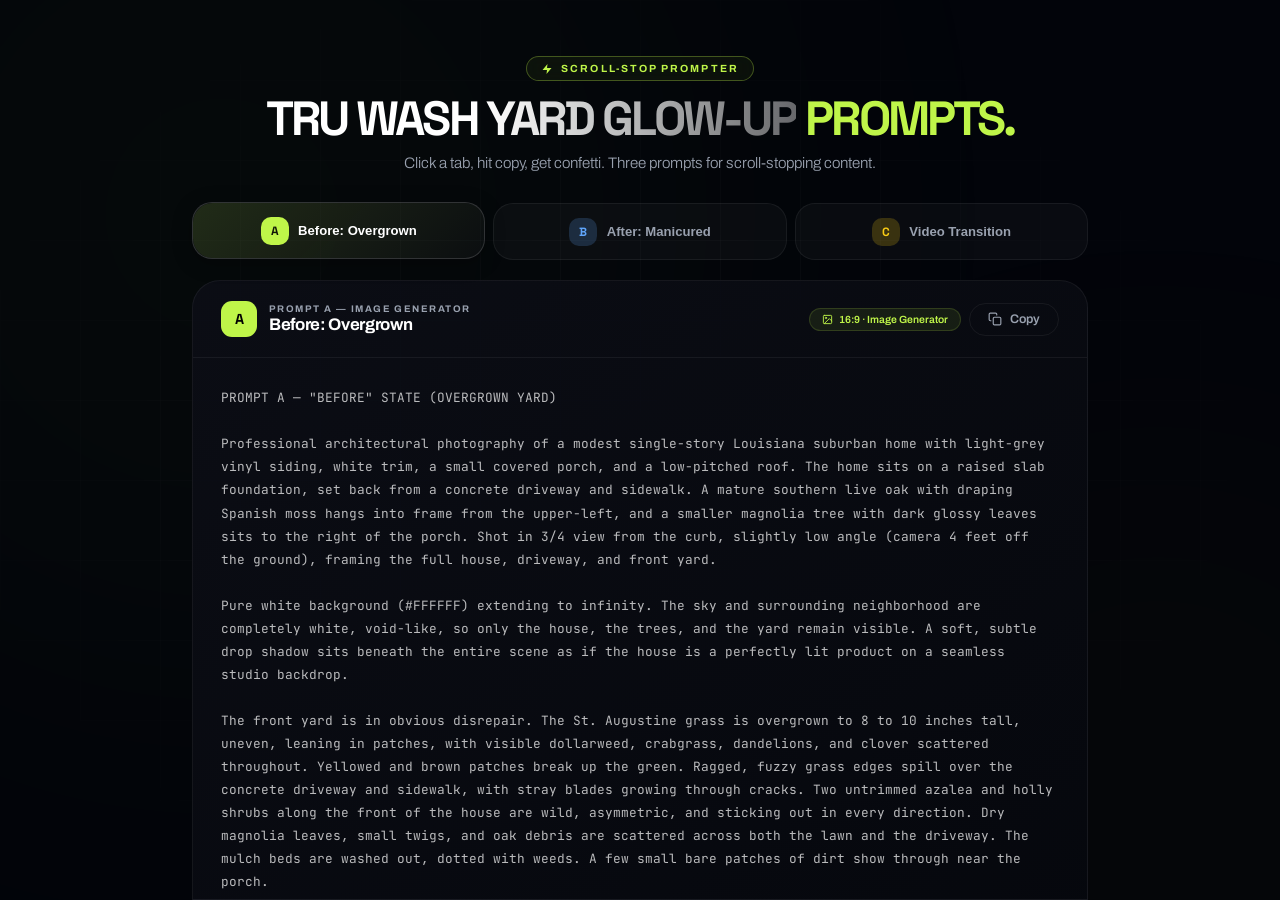
<file: prompts.html>
<!DOCTYPE html>
<html lang="en">
<head>
  <meta charset="UTF-8">
  <meta name="viewport" content="width=device-width, initial-scale=1.0">
  <title>Scroll-Stop Prompts &mdash; Tru Wash Yard Glow-Up</title>
  <link rel="preconnect" href="https://fonts.googleapis.com">
  <link rel="preconnect" href="https://fonts.gstatic.com" crossorigin>
  <link href="https://fonts.googleapis.com/css2?family=Archivo:wght@300;400;500;600;700;800;900&family=Space+Grotesk:wght@300;400;500;600;700&family=JetBrains+Mono:wght@400;500&display=swap" rel="stylesheet">
  <style>
    :root {
      --font-body: 'Archivo', sans-serif;
      --font-display: 'Space Grotesk', sans-serif;
      --font-mono: 'JetBrains Mono', monospace;
      --lime: #BFF549;
      --bg: #02040a;
      --card-bg: rgba(255, 255, 255, 0.03);
      --card-border: rgba(255, 255, 255, 0.06);
      --text-secondary: #99A1AF;
    }

    *, *::before, *::after { margin: 0; padding: 0; box-sizing: border-box; }
    ::selection { background-color: var(--lime); color: #000; }

    ::-webkit-scrollbar { width: 8px; }
    ::-webkit-scrollbar-track { background: rgba(0,0,0,0.2); border-radius: 4px; }
    ::-webkit-scrollbar-thumb { background: rgba(255,255,255,0.1); border-radius: 4px; }
    ::-webkit-scrollbar-thumb:hover { background: var(--lime); }

    body {
      font-family: var(--font-body);
      background: var(--bg);
      color: #fff;
      -webkit-font-smoothing: antialiased;
      -moz-osx-font-smoothing: grayscale;
      overflow: hidden;
      height: 100vh;
      display: flex;
      flex-direction: column;
    }

    h1, h2, h3, h4, h5, h6 { font-family: var(--font-display); }

    .bg-grid {
      position: fixed;
      inset: 0;
      background: linear-gradient(rgba(255,255,255,0.02) 1px, transparent 1px),
                  linear-gradient(90deg, rgba(255,255,255,0.02) 1px, transparent 1px);
      background-size: 80px 80px;
      mask-image: radial-gradient(ellipse at center, black 30%, transparent 80%);
      -webkit-mask-image: radial-gradient(ellipse at center, black 30%, transparent 80%);
      pointer-events: none;
      z-index: 0;
    }

    .bg-orb-1 {
      position: fixed; top: -15%; left: -10%; width: 700px; height: 700px;
      background: var(--lime); border-radius: 50%; filter: blur(280px);
      opacity: 0.06; pointer-events: none; z-index: 0;
      animation: orbFloat 20s ease-in-out infinite;
    }

    .bg-orb-2 {
      position: fixed; bottom: -15%; right: -10%; width: 500px; height: 500px;
      background: #FACC15; border-radius: 50%; filter: blur(220px);
      opacity: 0.05; pointer-events: none; z-index: 0;
      animation: orbFloat 25s ease-in-out infinite reverse;
    }

    @keyframes orbFloat {
      0%, 100% { transform: translate(0, 0); }
      50% { transform: translate(40px, 25px); }
    }

    .confetti-canvas { position: fixed; inset: 0; pointer-events: none; z-index: 9999; }

    .app {
      position: relative; z-index: 1; display: flex; flex-direction: column;
      height: 100vh; max-width: 960px; margin: 0 auto; padding: 2rem 2rem 0; width: 100%;
    }

    .header { text-align: center; padding: 1.5rem 0 1.75rem; flex-shrink: 0; }

    .header-badge {
      display: inline-flex; align-items: center; gap: 0.5rem;
      padding: 0.35rem 0.9rem; margin-bottom: 1rem; border-radius: 980px;
      border: 1px solid rgba(191, 245, 73, 0.3); background: rgba(191, 245, 73, 0.05);
      color: var(--lime); font-size: 0.65rem; font-weight: 700;
      text-transform: uppercase; letter-spacing: 0.2em; backdrop-filter: blur(10px);
    }
    .header-badge svg { width: 12px; height: 12px; }

    .header h1 {
      font-size: clamp(1.8rem, 5vw, 3rem); font-weight: 900;
      letter-spacing: -0.06em; line-height: 0.9; margin-bottom: 0.75rem;
    }
    .header h1 .lime { color: var(--lime); }
    .header h1 .faded {
      background: linear-gradient(to right, #fff, rgba(255,255,255,0.4));
      -webkit-background-clip: text; -webkit-text-fill-color: transparent; background-clip: text;
    }

    .header p {
      font-size: 0.95rem; color: var(--text-secondary); max-width: 500px;
      margin: 0 auto; line-height: 1.5; font-weight: 300;
    }

    .tabs-row { display: flex; gap: 0.5rem; flex-shrink: 0; margin-bottom: 1.25rem; }

    .tab {
      flex: 1; display: flex; align-items: center; justify-content: center; gap: 0.6rem;
      padding: 0.85rem 1rem; border-radius: 20px; border: 1px solid var(--card-border);
      background: var(--card-bg); color: var(--text-secondary); font-size: 0.82rem;
      font-weight: 600; cursor: pointer; transition: all 0.35s cubic-bezier(0.16, 1, 0.3, 1);
      position: relative; overflow: hidden;
    }
    .tab::before { content: ''; position: absolute; inset: 0; opacity: 0; transition: opacity 0.35s ease; border-radius: 20px; }
    .tab[data-tab="A"]::before { background: linear-gradient(135deg, rgba(191,245,73,0.12), transparent); }
    .tab[data-tab="B"]::before { background: linear-gradient(135deg, rgba(96,165,250,0.12), transparent); }
    .tab[data-tab="C"]::before { background: linear-gradient(135deg, rgba(250,204,21,0.12), transparent); }
    .tab:hover { border-color: rgba(255,255,255,0.12); color: #fff; transform: translateY(-1px); }
    .tab:hover::before { opacity: 1; }
    .tab.active { border-color: rgba(255,255,255,0.15); color: #fff; transform: translateY(-1px); box-shadow: 0 4px 20px rgba(0,0,0,0.3); }
    .tab.active::before { opacity: 1; }

    .tab .tab-letter {
      display: inline-flex; align-items: center; justify-content: center;
      width: 28px; height: 28px; border-radius: 10px; font-size: 0.75rem;
      font-weight: 900; font-family: var(--font-display); flex-shrink: 0; transition: all 0.35s ease;
    }
    .tab[data-tab="A"] .tab-letter { background: rgba(191,245,73,0.2); color: var(--lime); }
    .tab[data-tab="B"] .tab-letter { background: rgba(96,165,250,0.2); color: #60a5fa; }
    .tab[data-tab="C"] .tab-letter { background: rgba(250,204,21,0.2); color: #FACC15; }
    .tab.active[data-tab="A"] .tab-letter { background: var(--lime); color: #000; }
    .tab.active[data-tab="B"] .tab-letter { background: #60a5fa; color: #000; }
    .tab.active[data-tab="C"] .tab-letter { background: #FACC15; color: #000; }
    .tab .tab-name { position: relative; z-index: 1; }

    .prompt-panel {
      flex: 1; min-height: 0; display: flex; flex-direction: column;
      background: linear-gradient(145deg, rgba(12,14,22,0.92), rgba(6,8,14,0.95));
      border: 1px solid var(--card-border); border-radius: 28px 28px 0 0; overflow: hidden;
    }

    .panel-header {
      display: flex; align-items: center; justify-content: space-between;
      padding: 1.25rem 1.75rem; border-bottom: 1px solid var(--card-border); flex-shrink: 0;
    }
    .panel-header-left { display: flex; align-items: center; gap: 0.75rem; }

    .panel-icon {
      width: 36px; height: 36px; border-radius: 11px; display: flex;
      align-items: center; justify-content: center; font-size: 0.9rem;
      font-weight: 900; font-family: var(--font-display); flex-shrink: 0; transition: all 0.35s ease;
    }
    .panel-icon.a { background: var(--lime); color: #000; }
    .panel-icon.b { background: #60a5fa; color: #000; }
    .panel-icon.c { background: #FACC15; color: #000; }

    .panel-meta .panel-label { font-size: 0.6rem; text-transform: uppercase; letter-spacing: 0.15em; color: var(--text-secondary); font-weight: 700; }
    .panel-meta .panel-title { font-size: 1.05rem; font-weight: 700; letter-spacing: -0.02em; margin-top: 1px; }
    .panel-header-right { display: flex; align-items: center; gap: 0.5rem; }

    .instruction-tag {
      display: inline-flex; align-items: center; gap: 0.35rem;
      padding: 0.3rem 0.75rem; border-radius: 980px; font-size: 0.65rem; font-weight: 600; white-space: nowrap;
    }
    .instruction-tag.img { background: rgba(191,245,73,0.08); color: var(--lime); border: 1px solid rgba(191,245,73,0.15); }
    .instruction-tag.vid { background: rgba(250,204,21,0.08); color: #FACC15; border: 1px solid rgba(250,204,21,0.15); }
    .instruction-tag svg { width: 11px; height: 11px; }

    .copy-btn {
      display: inline-flex; align-items: center; gap: 0.45rem; padding: 0.55rem 1.15rem;
      border-radius: 980px; border: 1px solid var(--card-border); background: transparent;
      color: var(--text-secondary); font-size: 0.78rem; font-weight: 600; cursor: pointer;
      transition: all 0.25s ease; font-family: var(--font-body);
    }
    .copy-btn:hover { background: var(--lime); color: #000; border-color: var(--lime); transform: scale(1.03); }
    .copy-btn.copied { background: var(--lime); color: #000; border-color: var(--lime); }
    .copy-btn svg { width: 14px; height: 14px; }

    .panel-body { flex: 1; min-height: 0; position: relative; }
    .prompt-content { display: none; position: absolute; inset: 0; opacity: 0; transform: translateY(8px); transition: opacity 0.3s ease, transform 0.3s ease; }
    .prompt-content.active { display: block; opacity: 1; transform: translateY(0); }

    .prompt-text {
      font-family: var(--font-mono); font-size: 0.8rem; line-height: 1.8;
      color: rgba(255,255,255,0.72); white-space: pre-wrap; word-break: break-word;
      padding: 1.75rem; height: 100%; overflow-y: auto; -webkit-overflow-scrolling: touch;
    }
    .prompt-text::-webkit-scrollbar { width: 6px; }
    .prompt-text::-webkit-scrollbar-track { background: transparent; }
    .prompt-text::-webkit-scrollbar-thumb { background: rgba(255,255,255,0.08); border-radius: 3px; }

    @media (max-width: 640px) {
      .app { padding: 1.25rem 1rem 0; }
      .header { padding: 1rem 0 1.25rem; }
      .header h1 { font-size: clamp(1.5rem, 8vw, 2.2rem); }
      .header p { font-size: 0.85rem; }
      .tab { padding: 0.7rem 0.5rem; font-size: 0.72rem; border-radius: 16px; }
      .tab .tab-name { display: none; }
      .tab .tab-letter { width: 32px; height: 32px; font-size: 0.85rem; }
      .tab .tab-subtitle { display: block; font-size: 0.65rem; color: var(--text-secondary); margin-top: 2px; }
      .panel-header { flex-direction: column; align-items: flex-start; gap: 0.75rem; padding: 1rem 1.25rem; }
      .panel-header-right { width: 100%; justify-content: space-between; }
      .prompt-text { padding: 1.25rem; font-size: 0.73rem; line-height: 1.7; }
      .prompt-panel { border-radius: 22px 22px 0 0; }
      .instruction-tag { font-size: 0.6rem; }
    }
    @media (min-width: 641px) { .tab .tab-subtitle { display: none; } }
  </style>
</head>
<body>
  <div class="bg-grid"></div>
  <div class="bg-orb-1"></div>
  <div class="bg-orb-2"></div>
  <canvas class="confetti-canvas" id="confettiCanvas"></canvas>

  <div class="app">
    <header class="header">
      <div class="header-badge">
        <svg viewBox="0 0 24 24" fill="currentColor"><polygon points="13 2 3 14 12 14 11 22 21 10 12 10 13 2"/></svg>
        Scroll-Stop Prompter
      </div>
      <h1>TRU WASH <span class="faded">YARD GLOW-UP</span> <span class="lime">PROMPTS.</span></h1>
      <p>Click a tab, hit copy, get confetti. Three prompts for scroll-stopping content.</p>
    </header>

    <div class="tabs-row">
      <button class="tab active" data-tab="A" onclick="switchTab('A')">
        <span class="tab-letter">A</span>
        <span class="tab-name">Before: Overgrown</span>
        <span class="tab-subtitle">Before</span>
      </button>
      <button class="tab" data-tab="B" onclick="switchTab('B')">
        <span class="tab-letter">B</span>
        <span class="tab-name">After: Manicured</span>
        <span class="tab-subtitle">After</span>
      </button>
      <button class="tab" data-tab="C" onclick="switchTab('C')">
        <span class="tab-letter">C</span>
        <span class="tab-name">Video Transition</span>
        <span class="tab-subtitle">Video</span>
      </button>
    </div>

    <div class="prompt-panel">
      <div class="panel-header">
        <div class="panel-header-left">
          <div class="panel-icon a" id="panelIcon">A</div>
          <div class="panel-meta">
            <div class="panel-label" id="panelLabel">Prompt A &mdash; Image Generator</div>
            <div class="panel-title" id="panelTitle">Before: Overgrown</div>
          </div>
        </div>
        <div class="panel-header-right">
          <div class="instruction-tag img" id="panelTag">
            <svg viewBox="0 0 24 24" fill="none" stroke="currentColor" stroke-width="2" stroke-linecap="round" stroke-linejoin="round"><rect x="3" y="3" width="18" height="18" rx="2"/><circle cx="8.5" cy="8.5" r="1.5"/><path d="M21 15l-5-5L5 21"/></svg>
            <span id="panelTagText">16:9 &middot; Image Generator</span>
          </div>
          <button class="copy-btn" id="copyBtn" onclick="copyCurrentPrompt()">
            <svg viewBox="0 0 24 24" fill="none" stroke="currentColor" stroke-width="2" stroke-linecap="round" stroke-linejoin="round"><rect x="9" y="9" width="13" height="13" rx="2"/><path d="M5 15H4a2 2 0 01-2-2V4a2 2 0 012-2h9a2 2 0 012 2v1"/></svg>
            Copy
          </button>
        </div>
      </div>

      <div class="panel-body">
        <div class="prompt-content active" id="contentA">
          <div class="prompt-text">PROMPT A &mdash; "BEFORE" STATE (OVERGROWN YARD)

Professional architectural photography of a modest single-story Louisiana suburban home with light-grey vinyl siding, white trim, a small covered porch, and a low-pitched roof. The home sits on a raised slab foundation, set back from a concrete driveway and sidewalk. A mature southern live oak with draping Spanish moss hangs into frame from the upper-left, and a smaller magnolia tree with dark glossy leaves sits to the right of the porch. Shot in 3/4 view from the curb, slightly low angle (camera 4 feet off the ground), framing the full house, driveway, and front yard.

Pure white background (#FFFFFF) extending to infinity. The sky and surrounding neighborhood are completely white, void-like, so only the house, the trees, and the yard remain visible. A soft, subtle drop shadow sits beneath the entire scene as if the house is a perfectly lit product on a seamless studio backdrop.

The front yard is in obvious disrepair. The St. Augustine grass is overgrown to 8 to 10 inches tall, uneven, leaning in patches, with visible dollarweed, crabgrass, dandelions, and clover scattered throughout. Yellowed and brown patches break up the green. Ragged, fuzzy grass edges spill over the concrete driveway and sidewalk, with stray blades growing through cracks. Two untrimmed azalea and holly shrubs along the front of the house are wild, asymmetric, and sticking out in every direction. Dry magnolia leaves, small twigs, and oak debris are scattered across both the lawn and the driveway. The mulch beds are washed out, dotted with weeds. A few small bare patches of dirt show through near the porch.

The overall mood is humid late-morning, neglected, dull. The greens are muted and yellow-tinted, the shadows are flat. The home itself is clean and well-kept, but the yard makes the entire property feel tired.

Photorealistic rendering. 16:9 aspect ratio. Dramatic but clean composition, the property is the only thing in frame. Pure white #FFFFFF background, no gradient, no vignette.

Shot on Phase One IQ4 150MP, 50mm tilt-shift lens at f/8 for full-scene sharpness, studio strobe lighting with large overhead softbox and white bounce cards on both sides. Ultra-sharp detail across grass blades, leaf litter, vinyl siding, and concrete texture. 8K quality downsampled to 4K.</div>
        </div>
        <div class="prompt-content" id="contentB">
          <div class="prompt-text">PROMPT B &mdash; "AFTER" STATE (MANICURED YARD)

Professional architectural photography of the SAME modest single-story Louisiana suburban home from Prompt A. Same light-grey vinyl siding, same white trim, same small covered porch, same raised slab foundation, same concrete driveway and sidewalk. Same southern live oak with Spanish moss in the upper-left of frame. Same magnolia to the right of the porch. SAME camera angle: 3/4 view from the curb, slightly low (camera 4 feet off the ground), identical framing of the full house, driveway, and front yard.

Pure white background (#FFFFFF) extending to infinity. The sky and surroundings are completely white void. A soft subtle drop shadow sits beneath the entire scene, matching Prompt A exactly.

The yard is now perfectly manicured, hero-shot quality, scroll-stopping curb appeal. The St. Augustine grass is cut to a uniform 3-inch height, dense, lush, and a vibrant saturated spring green (#5BAE3E) that pops as the visual hero of the image. Crisp diagonal mow stripes run across the lawn, alternating light and dark green in clean parallel bands, the unmistakable signature of a fresh professional cut. Zero weeds, zero brown spots, zero patches.

Razor-sharp string-trimmer edge lines run along every concrete boundary: the driveway, the sidewalk, and the curb. The transition from grass to concrete is so clean it looks scored with a knife. The two front-of-house shrubs (azalea and holly) are now shaped into clean symmetric rounded forms, dense and tidy. Fresh dark hardwood mulch fills the beds at the base of each shrub, no weeds, neatly bordered. The driveway and sidewalk are completely swept, no leaves, no twigs, no debris. The porch area is tidy.

The overall mood is bright, fresh, just-finished. The greens are saturated and lively. The lighting is identical to Prompt A. Only the yard's condition has changed.

Photorealistic rendering. 16:9 aspect ratio. The dramatic transformation must be unmistakable: same property, same angle, same lighting, completely different yard. This visual continuity is essential for the video transition that follows.

Shot on Phase One IQ4 150MP, 50mm tilt-shift lens at f/8 for full-scene sharpness, studio strobe lighting with large overhead softbox and white bounce cards on both sides, MATCHING the exact lighting direction and intensity from Prompt A. Ultra-sharp detail across mow stripes, edge lines, shrub leaves, and concrete texture. Pure white #FFFFFF background, no gradient, no vignette. 8K quality downsampled to 4K.</div>
        </div>
        <div class="prompt-content" id="contentC">
          <div class="prompt-text">PROMPT C &mdash; VIDEO TRANSITION (Start Frame -&gt; End Frame)

START FRAME: The "before" image from Prompt A. A modest single-story Louisiana suburban home with light-grey vinyl siding on a pure white background, photographed in 3/4 view from the curb. The front yard is overgrown St. Augustine grass at 8 to 10 inches, weeds scattered throughout, ragged edges spilling over the driveway and sidewalk, two wild untrimmed shrubs along the porch, dry leaves and twigs littering the lawn and concrete. Muted, dull green palette. Locked tripod composition. The scene holds still and quiet for 0.5 seconds.

END FRAME: The "after" image from Prompt B. The exact same home, exact same camera angle, exact same lighting on the same pure white background. The yard is now perfectly mowed at a uniform 3 inches with crisp diagonal mow stripes, razor-sharp edge lines along every concrete boundary, two clean symmetric shrubs, fresh dark mulch in tidy beds, a completely swept driveway and sidewalk. Vibrant saturated spring green (#5BAE3E) is now the hero color of the frame.

TRANSITION: A smooth, satisfying ASMR-style transformation sweep. After the 0.5s hold on the start frame, an invisible "freshly cut" wavefront begins at the left edge of the yard and progresses cleanly across to the right edge over 3 seconds, like a mower making a single perfect pass across the entire lawn at once. As the wavefront travels:

- Tall overgrown grass instantly drops to a uniform 3-inch height in its wake, revealing crisp diagonal mow stripes that paint themselves into existence behind the wave.
- Weeds, dollarweed, and crabgrass dissolve and vanish.
- The dull yellow-green tint shifts to a vibrant saturated spring green.
- Ragged grass spilling onto the driveway and sidewalk retracts inward, replaced by a knife-clean string-trimmer edge.
- Leaf litter and twigs on the concrete fade out and disappear, leaving the driveway swept clean.
- As the wave reaches the two front shrubs, they morph from wild and asymmetric to clean rounded symmetric forms in one smooth tween.
- Fresh dark mulch fills the beds at the base of the shrubs.

After the wave completes (3 seconds in), the final manicured state holds still for 1.5 seconds so the viewer can soak in the result.

STYLE: Photorealistic. Pure white #FFFFFF background throughout. Camera is completely locked-off (tripod), zero pan, zero zoom, zero parallax. The home itself does not move, only the yard transforms. Identical studio strobe lighting throughout, no flicker. Satisfying, deliberate, slightly slow-mo precision. Think Apple product reveal meets professional landscaping reveal video.

DURATION: 5 to 6 seconds total (0.5s hold + 3s sweep + 1.5s final hold).
ASPECT RATIO: 16:9.
QUALITY: High fidelity, 24fps or higher, no artifacts, no morphing weirdness on the house.

VARIATIONS TO GENERATE:
1. Reverse version: start manicured, sweep back to overgrown (equally compelling for a "without us" story).
2. Loop version: forward then reverse, seamless 10-12 second loop for the website hero.
3. Slow-mo cinematic version: same animation at 10 seconds total for a more cinematic feel.</div>
        </div>
      </div>
    </div>
  </div>

  <script>
    const confettiCanvas = document.getElementById('confettiCanvas');
    const confettiCtx = confettiCanvas.getContext('2d');
    let confettiPieces = [];
    let confettiAnimating = false;

    function resizeConfetti() { confettiCanvas.width = window.innerWidth; confettiCanvas.height = window.innerHeight; }
    resizeConfetti();
    window.addEventListener('resize', resizeConfetti);

    const confettiColors = ['#BFF549', '#5BAE3E', '#3FB7E6', '#FACC15', '#60a5fa', '#f472b6', '#a78bfa', '#fff'];

    function launchConfetti() {
      confettiPieces = [];
      for (let i = 0; i < 150; i++) {
        confettiPieces.push({
          x: window.innerWidth / 2 + (Math.random() - 0.5) * 200, y: window.innerHeight / 2,
          vx: (Math.random() - 0.5) * 20, vy: -(Math.random() * 18 + 6),
          w: Math.random() * 10 + 5, h: Math.random() * 6 + 3,
          color: confettiColors[Math.floor(Math.random() * confettiColors.length)],
          rotation: Math.random() * 360, rotationSpeed: (Math.random() - 0.5) * 15,
          gravity: 0.35 + Math.random() * 0.15, opacity: 1,
          decay: 0.008 + Math.random() * 0.008, shape: Math.random() > 0.5 ? 'rect' : 'circle'
        });
      }
      if (!confettiAnimating) { confettiAnimating = true; animateConfetti(); }
    }

    function animateConfetti() {
      confettiCtx.clearRect(0, 0, confettiCanvas.width, confettiCanvas.height);
      let alive = 0;
      for (const p of confettiPieces) {
        if (p.opacity <= 0) continue;
        alive++;
        p.x += p.vx; p.vy += p.gravity; p.y += p.vy; p.vx *= 0.99;
        p.rotation += p.rotationSpeed; p.opacity -= p.decay;
        confettiCtx.save();
        confettiCtx.translate(p.x, p.y);
        confettiCtx.rotate((p.rotation * Math.PI) / 180);
        confettiCtx.globalAlpha = Math.max(0, p.opacity);
        confettiCtx.fillStyle = p.color;
        if (p.shape === 'rect') { confettiCtx.fillRect(-p.w/2, -p.h/2, p.w, p.h); }
        else { confettiCtx.beginPath(); confettiCtx.arc(0, 0, p.w/2, 0, Math.PI*2); confettiCtx.fill(); }
        confettiCtx.restore();
      }
      if (alive > 0) { requestAnimationFrame(animateConfetti); }
      else { confettiAnimating = false; confettiCtx.clearRect(0, 0, confettiCanvas.width, confettiCanvas.height); }
    }

    const tabsData = {
      A: { label: 'Prompt A &mdash; Image Generator', title: 'Before: Overgrown', iconClass: 'a', tagClass: 'img',
        tagIcon: '<svg viewBox="0 0 24 24" fill="none" stroke="currentColor" stroke-width="2" stroke-linecap="round" stroke-linejoin="round"><rect x="3" y="3" width="18" height="18" rx="2"/><circle cx="8.5" cy="8.5" r="1.5"/><path d="M21 15l-5-5L5 21"/></svg>',
        tagText: '16:9 &middot; Image Generator' },
      B: { label: 'Prompt B &mdash; Image Generator', title: 'After: Manicured', iconClass: 'b', tagClass: 'img',
        tagIcon: '<svg viewBox="0 0 24 24" fill="none" stroke="currentColor" stroke-width="2" stroke-linecap="round" stroke-linejoin="round"><rect x="3" y="3" width="18" height="18" rx="2"/><circle cx="8.5" cy="8.5" r="1.5"/><path d="M21 15l-5-5L5 21"/></svg>',
        tagText: '16:9 &middot; Reference Prompt A' },
      C: { label: 'Prompt C &mdash; Video Model', title: 'Video Transition', iconClass: 'c', tagClass: 'vid',
        tagIcon: '<svg viewBox="0 0 24 24" fill="none" stroke="currentColor" stroke-width="2" stroke-linecap="round" stroke-linejoin="round"><polygon points="5 3 19 12 5 21 5 3"/></svg>',
        tagText: 'Start: A &middot; End: B' }
    };

    let currentTab = 'A';

    function switchTab(tab) {
      if (tab === currentTab) return;
      currentTab = tab;
      document.querySelectorAll('.tab').forEach(t => t.classList.remove('active'));
      document.querySelector(`.tab[data-tab="${tab}"]`).classList.add('active');
      const info = tabsData[tab];
      const icon = document.getElementById('panelIcon');
      icon.textContent = tab; icon.className = 'panel-icon ' + info.iconClass;
      document.getElementById('panelLabel').innerHTML = info.label;
      document.getElementById('panelTitle').textContent = info.title;
      const tag = document.getElementById('panelTag');
      tag.className = 'instruction-tag ' + info.tagClass;
      tag.innerHTML = info.tagIcon + ' <span>' + info.tagText + '</span>';
      const btn = document.getElementById('copyBtn');
      btn.classList.remove('copied');
      btn.innerHTML = '<svg viewBox="0 0 24 24" fill="none" stroke="currentColor" stroke-width="2" stroke-linecap="round" stroke-linejoin="round"><rect x="9" y="9" width="13" height="13" rx="2"/><path d="M5 15H4a2 2 0 01-2-2V4a2 2 0 012-2h9a2 2 0 012 2v1"/></svg> Copy';
      document.querySelectorAll('.prompt-content').forEach(c => c.classList.remove('active'));
      requestAnimationFrame(() => { document.getElementById('content' + tab).classList.add('active'); });
    }

    function copyCurrentPrompt() {
      const content = document.querySelector('.prompt-content.active .prompt-text');
      const text = content.textContent;
      const btn = document.getElementById('copyBtn');
      navigator.clipboard.writeText(text).then(() => {
        launchConfetti();
        btn.classList.add('copied');
        btn.innerHTML = '<svg viewBox="0 0 24 24" fill="none" stroke="currentColor" stroke-width="2.5" stroke-linecap="round" stroke-linejoin="round"><polyline points="20 6 9 17 4 12"/></svg> Copied!';
        setTimeout(() => {
          btn.classList.remove('copied');
          btn.innerHTML = '<svg viewBox="0 0 24 24" fill="none" stroke="currentColor" stroke-width="2" stroke-linecap="round" stroke-linejoin="round"><rect x="9" y="9" width="13" height="13" rx="2"/><path d="M5 15H4a2 2 0 01-2-2V4a2 2 0 012-2h9a2 2 0 012 2v1"/></svg> Copy';
        }, 2000);
      });
    }

    document.addEventListener('keydown', (e) => {
      if (e.key === '1') switchTab('A');
      if (e.key === '2') switchTab('B');
      if (e.key === '3') switchTab('C');
      if ((e.metaKey || e.ctrlKey) && e.key === 'c' && !window.getSelection().toString()) { e.preventDefault(); copyCurrentPrompt(); }
    });
  </script>
</body>
</html>
</file>
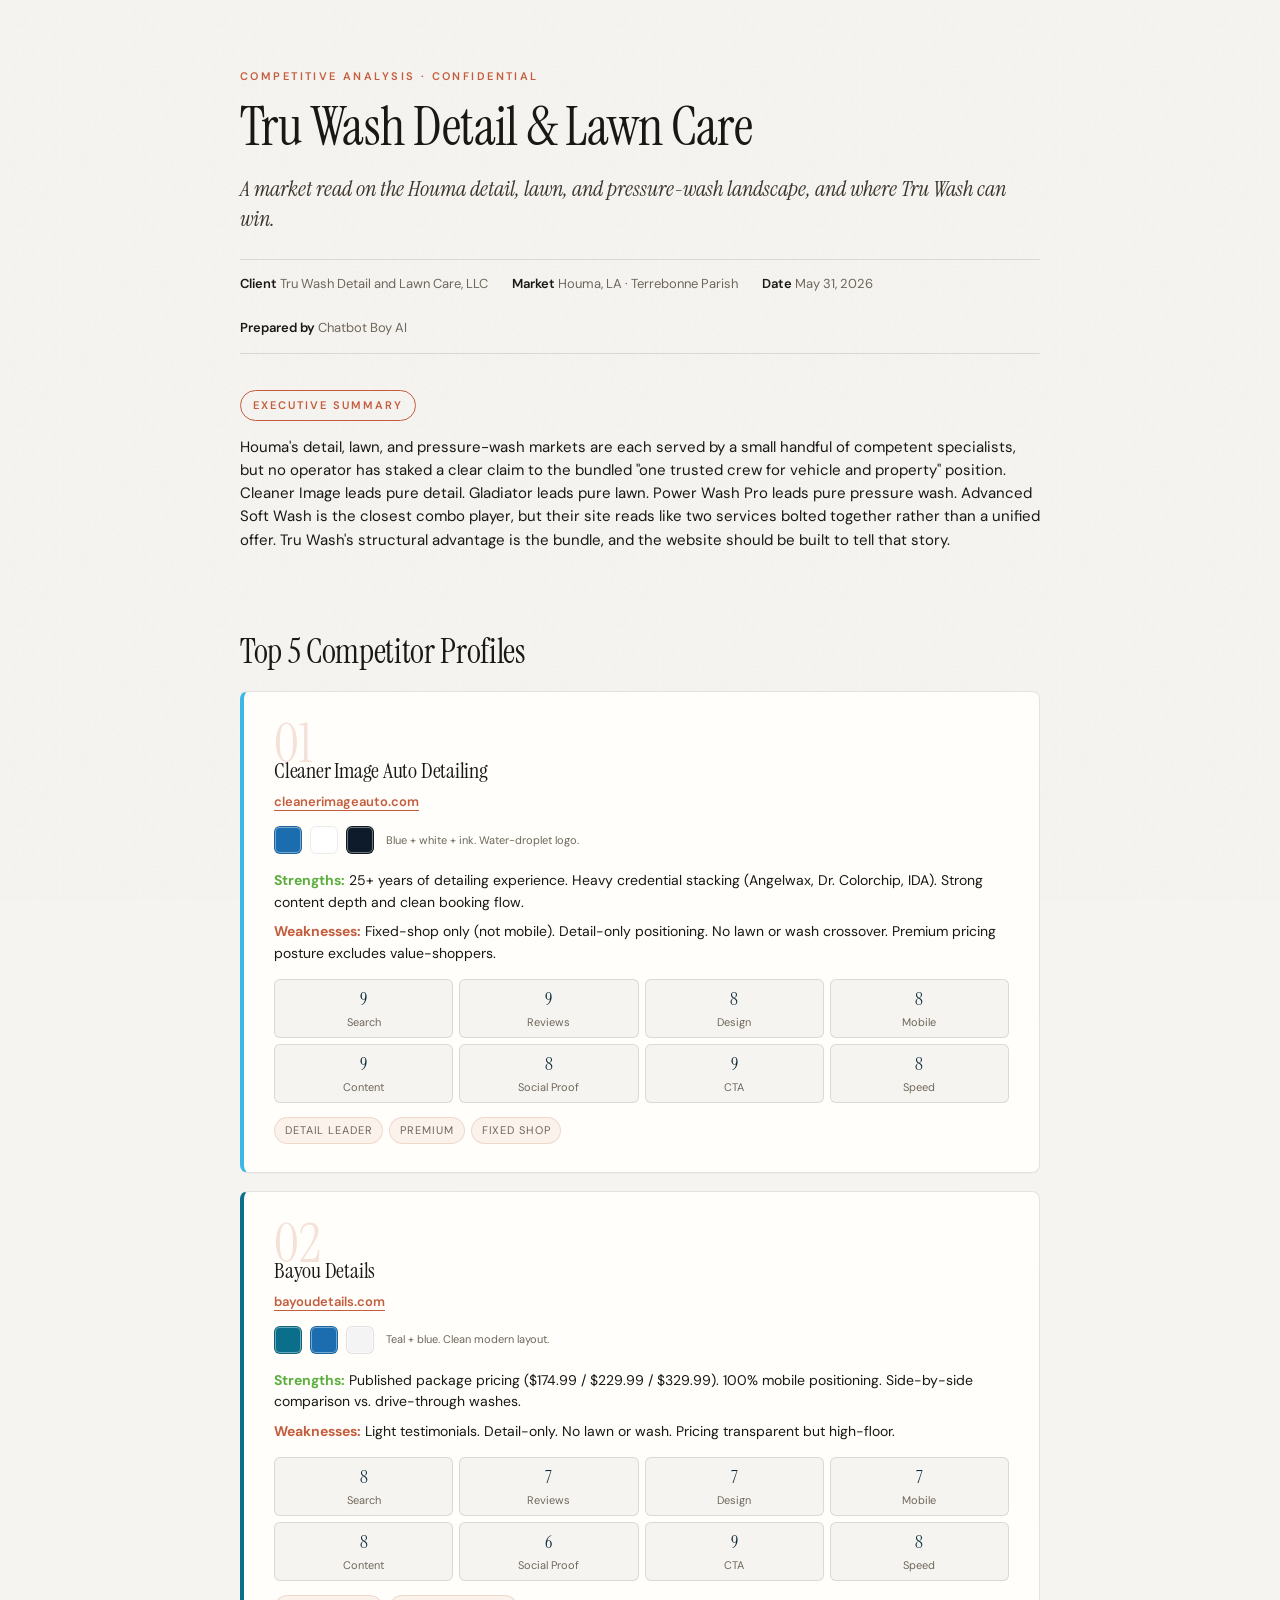
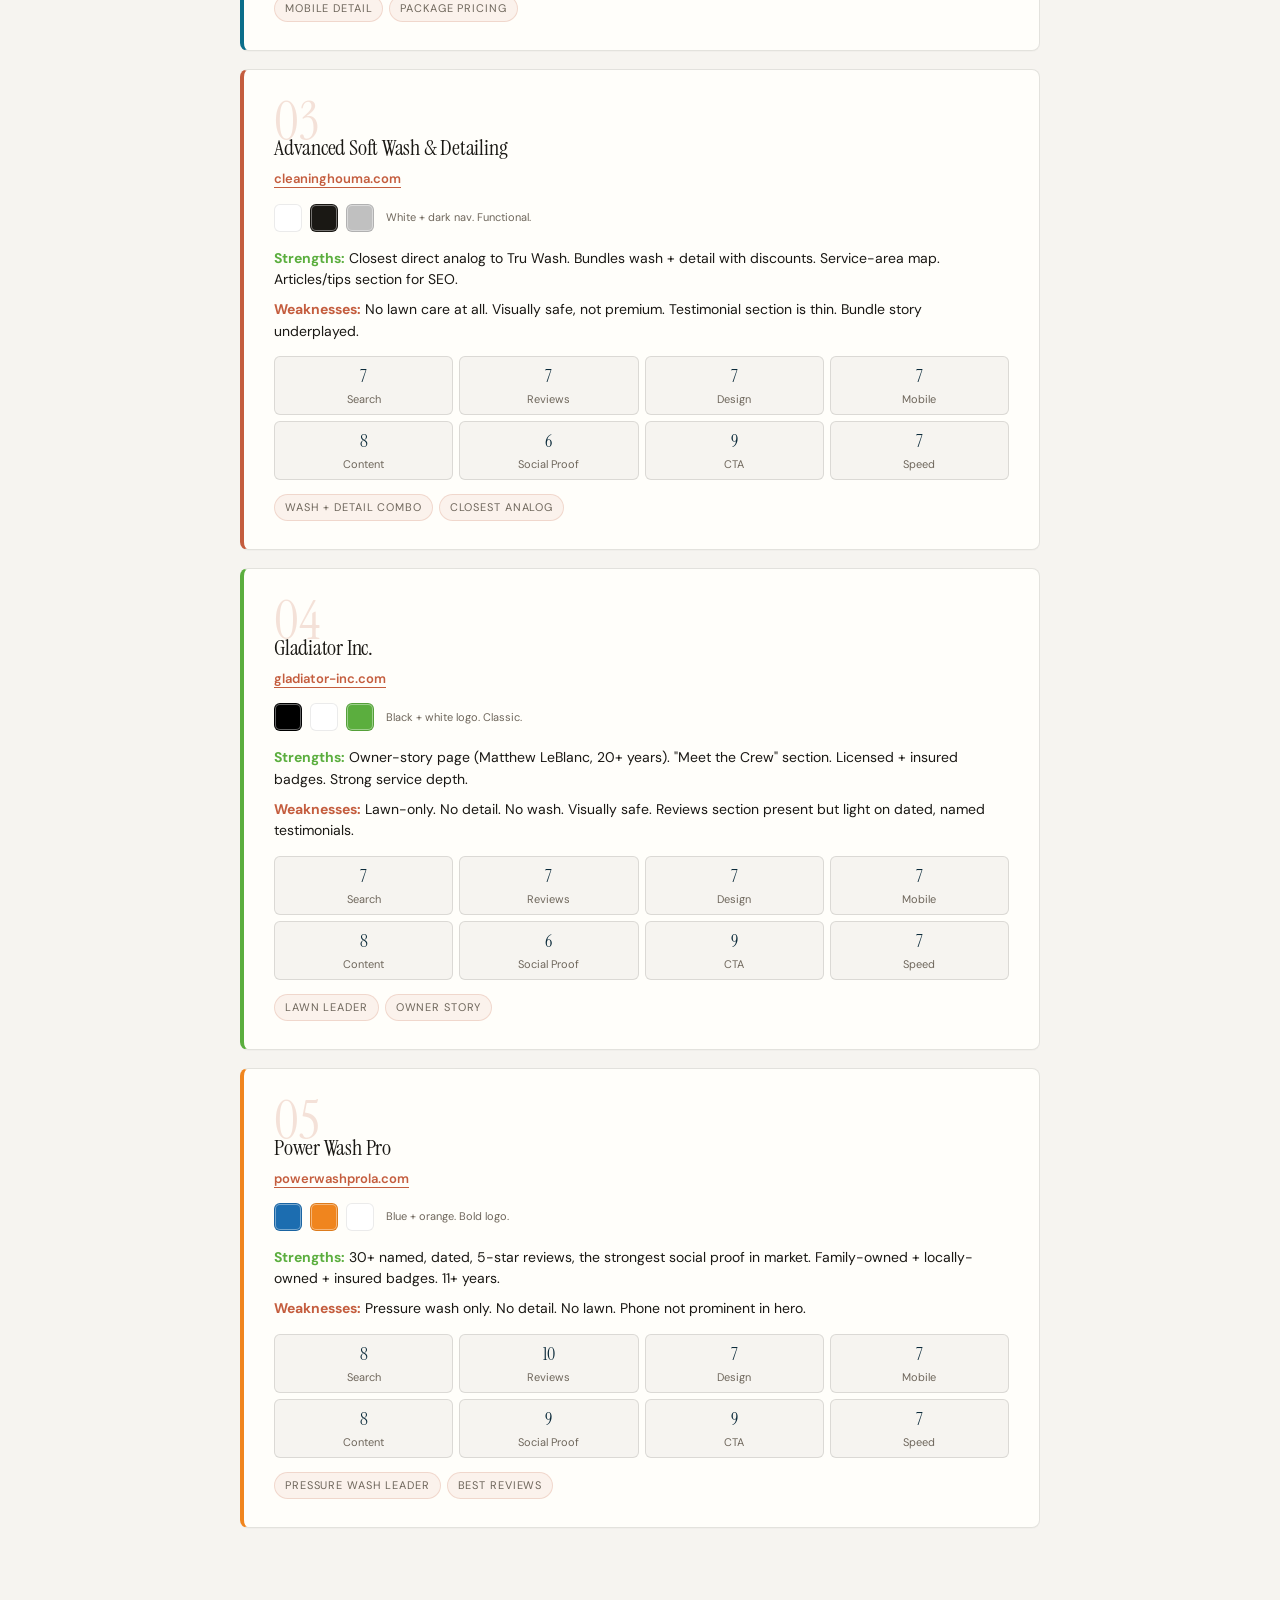
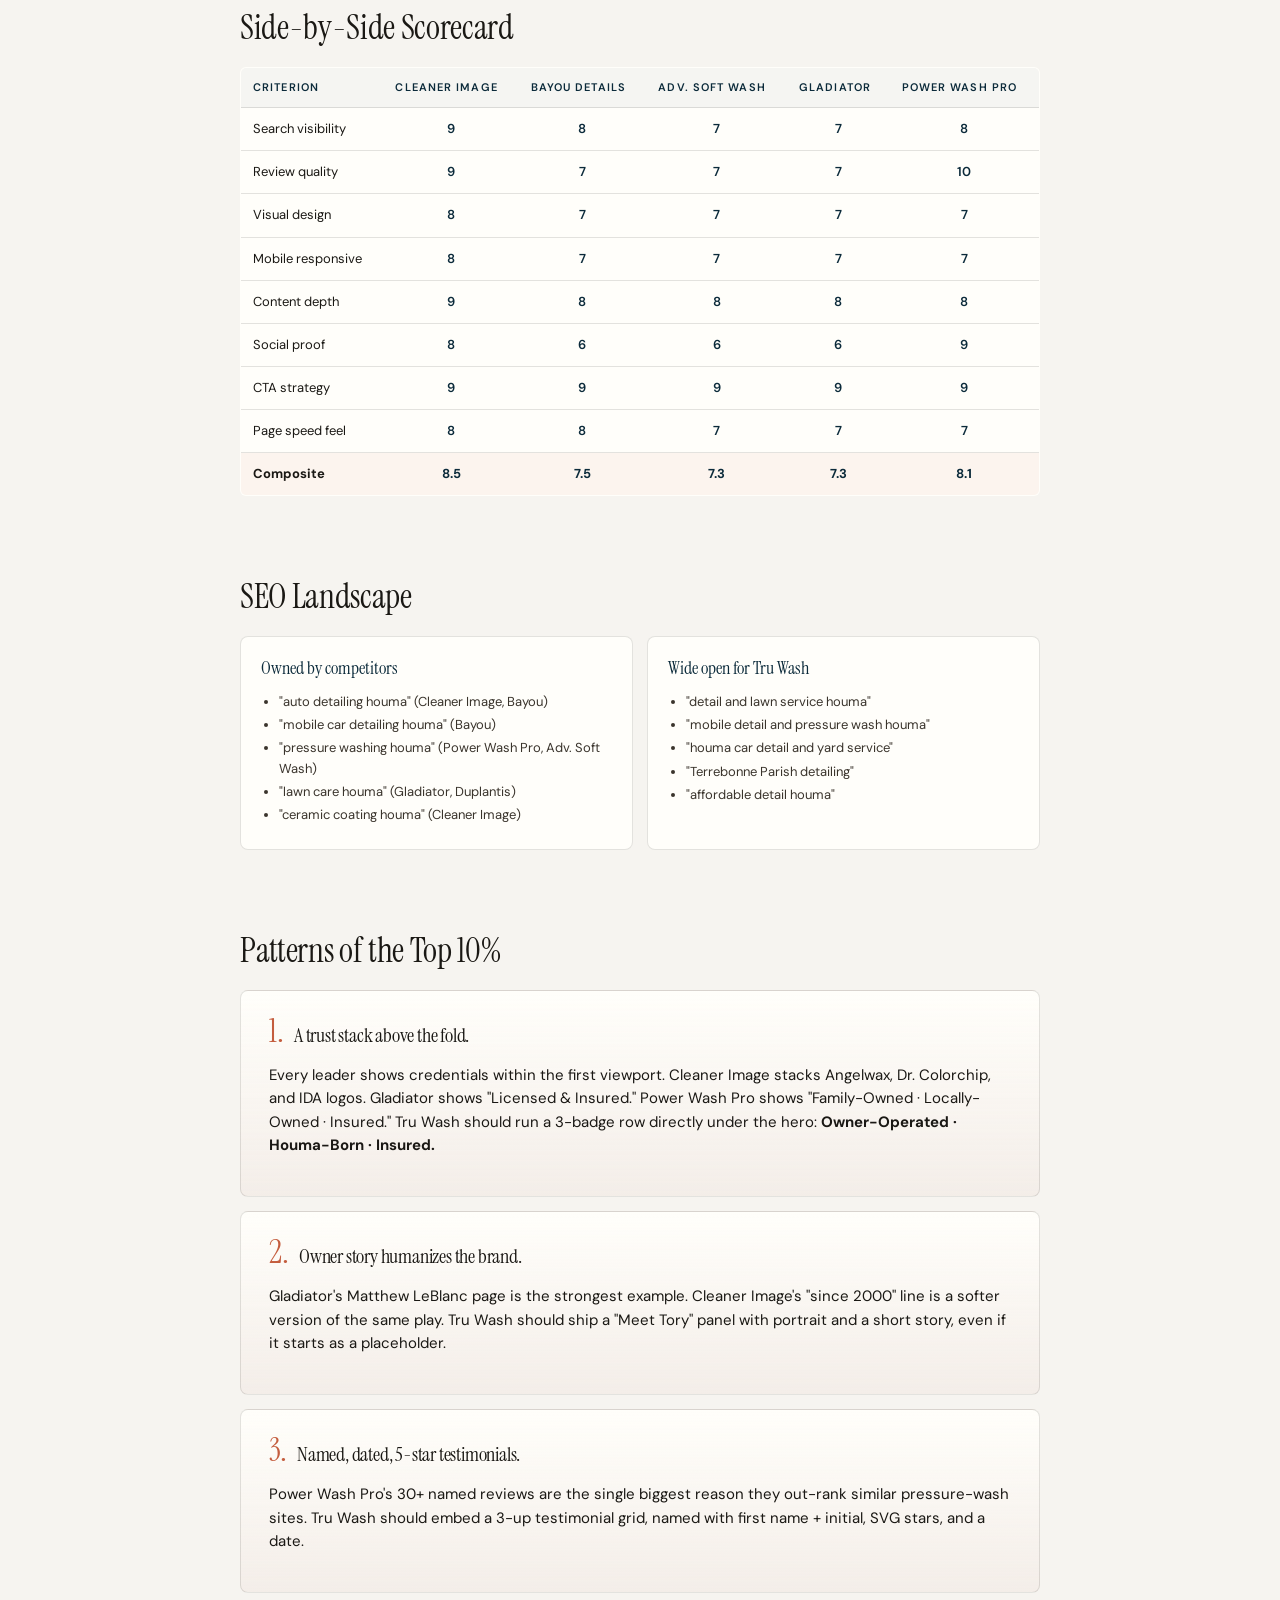
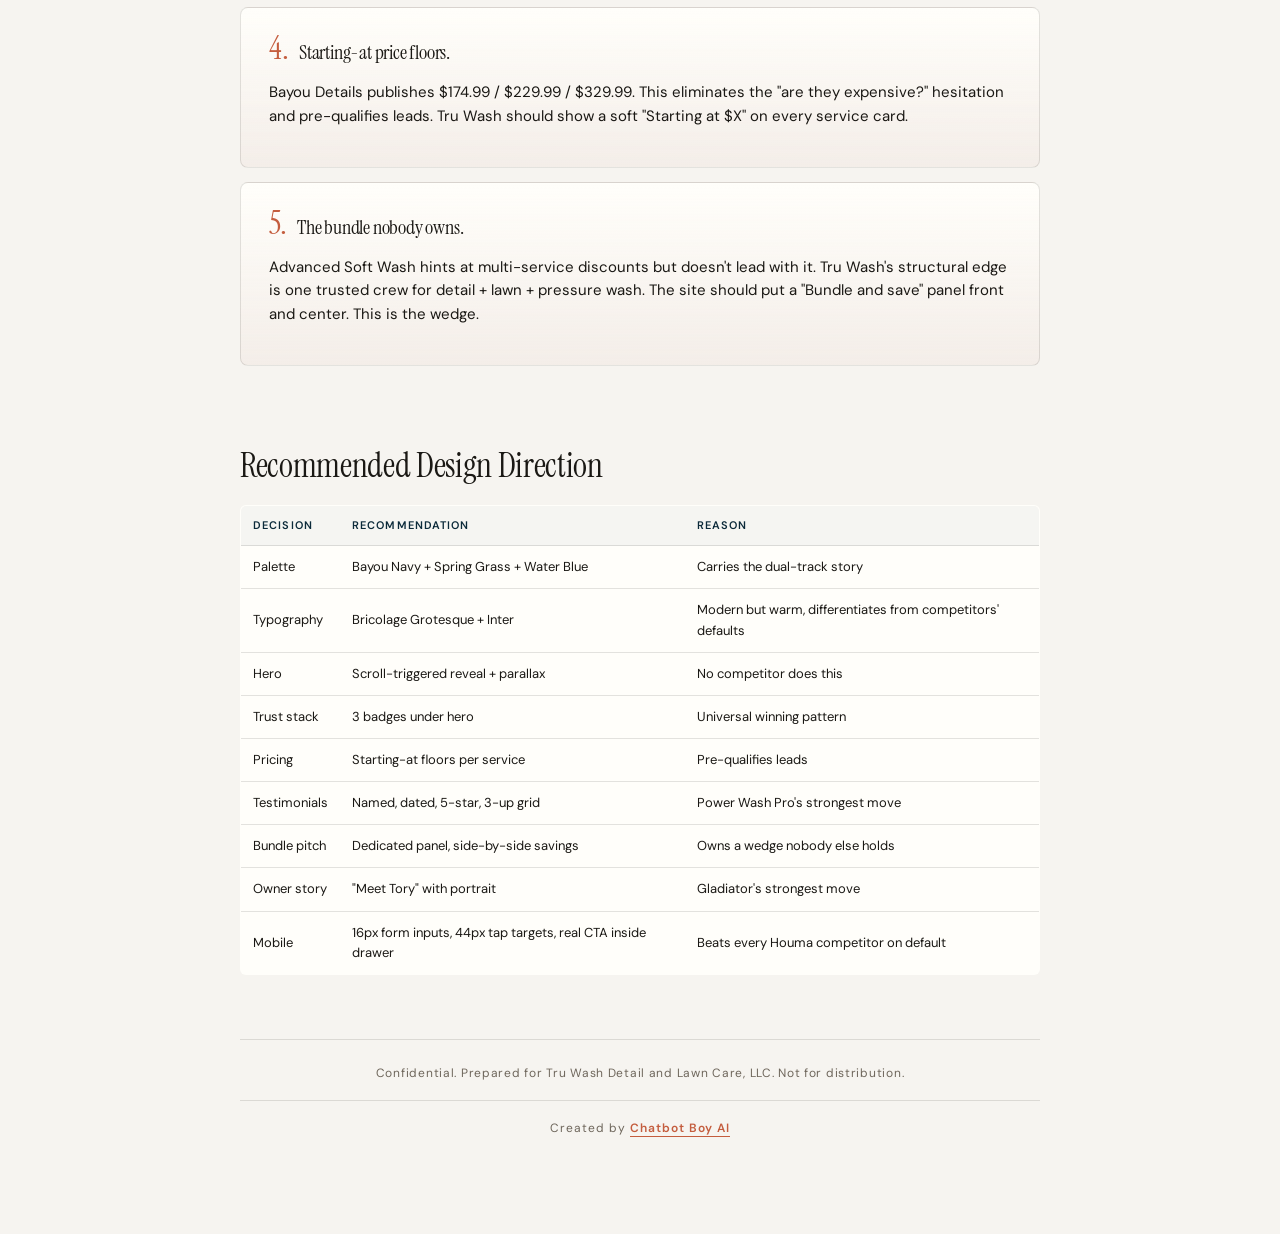
<file: site/competitive-analysis.html>
<!doctype html>
<html lang="en">
<head>
<meta charset="utf-8">
<meta name="viewport" content="width=device-width,initial-scale=1">
<meta name="robots" content="noindex, nofollow">
<title>Tru Wash | Competitive Analysis | Houma Detail, Lawn &amp; Pressure Wash Market</title>
<link rel="preconnect" href="https://fonts.googleapis.com">
<link rel="preconnect" href="https://fonts.gstatic.com" crossorigin>
<link href="https://fonts.googleapis.com/css2?family=Instrument+Serif:ital@0;1&family=DM+Sans:wght@400;500;600;700&display=swap" rel="stylesheet">
<style>
  :root{
    --paper:#f6f4f0;
    --paper-card:#fffefa;
    --ink:#1a1814;
    --muted:#6e665b;
    --terracotta:#c45d3e;
    --bayou:#0b2a3a;
    --grass:#5bae3e;
    --water:#3fb7e6;
    --hairline:rgba(26,24,20,.12);
  }
  *{box-sizing:border-box}
  html,body{margin:0;padding:0}
  body{
    font-family:'DM Sans',system-ui,sans-serif;
    background:var(--paper);
    color:var(--ink);
    line-height:1.55;
    font-size:15px;
    position:relative;
  }
  body::before{
    content:"";
    position:fixed;inset:0;
    pointer-events:none;
    opacity:.5;
    z-index:0;
    background-image:url("data:image/svg+xml;utf8,<svg xmlns='http://www.w3.org/2000/svg' width='200' height='200'><filter id='n'><feTurbulence baseFrequency='.9' numOctaves='2' stitchTiles='stitch'/><feColorMatrix values='0 0 0 0 0  0 0 0 0 0  0 0 0 0 0  0 0 0 .04 0'/></filter><rect width='100%' height='100%' filter='url(%23n)'/></svg>");
  }
  .wrap{max-width:880px;margin:0 auto;padding:64px 40px 96px;position:relative;z-index:1}
  h1,h2,h3{font-family:'Instrument Serif',serif;font-weight:400;line-height:1.1;letter-spacing:-.01em}
  h1{font-size:54px;margin:.2em 0 .3em}
  h2{font-size:34px;margin:2.4em 0 .6em}
  h3{font-size:22px;margin:1.8em 0 .4em}
  .eyebrow{font-family:'DM Sans',sans-serif;font-size:11px;font-weight:600;letter-spacing:.22em;text-transform:uppercase;color:var(--terracotta)}
  .lede{font-family:'Instrument Serif',serif;font-size:22px;line-height:1.4;color:#3a342c;margin:0 0 .6em;font-style:italic}
  .meta{display:flex;gap:24px;flex-wrap:wrap;font-size:13px;color:var(--muted);border-top:1px solid var(--hairline);border-bottom:1px solid var(--hairline);padding:14px 0;margin:24px 0 36px}
  .meta b{color:var(--ink);font-weight:600}
  .badge{display:inline-block;font-size:11px;font-weight:600;letter-spacing:.18em;text-transform:uppercase;color:var(--terracotta);border:1px solid var(--terracotta);padding:6px 12px;border-radius:999px}

  /* Phase cards */
  .card{
    background:var(--paper-card);
    border:1px solid var(--hairline);
    border-left:4px solid var(--terracotta);
    border-radius:8px;
    padding:28px 30px;
    margin:18px 0;
    box-shadow:0 1px 0 rgba(0,0,0,.02);
    transition:box-shadow .18s ease,transform .18s ease;
  }
  .card:hover{box-shadow:0 6px 24px rgba(11,42,58,.06);transform:translateY(-1px)}
  .card .phase-num{font-family:'Instrument Serif',serif;font-size:54px;color:rgba(196,93,62,.18);line-height:.9;margin-bottom:-12px}
  .card h3{margin-top:.1em}
  .card .url-line{margin:4px 0 14px;font-size:13px}
  .card .url-line a{color:var(--terracotta);text-decoration:none;border-bottom:1px solid var(--terracotta);font-weight:600}
  .swatch-row{display:flex;gap:8px;margin:10px 0 16px;flex-wrap:wrap}
  .sw{width:28px;height:28px;border-radius:6px;border:1px solid rgba(0,0,0,.08);box-shadow:inset 0 0 0 1px rgba(255,255,255,.4)}
  .sw-label{font-size:11px;color:var(--muted);align-self:center;margin-left:4px}
  .tags{margin-top:14px;display:flex;gap:6px;flex-wrap:wrap}
  .tag{font-size:11px;letter-spacing:.08em;text-transform:uppercase;color:var(--muted);background:rgba(196,93,62,.07);border:1px solid rgba(196,93,62,.18);padding:4px 10px;border-radius:999px}
  .strength,.weakness{font-size:14px;margin:8px 0}
  .strength b{color:var(--grass)}
  .weakness b{color:var(--terracotta)}

  /* Score grid */
  .scoregrid{display:grid;grid-template-columns:repeat(4,1fr);gap:6px;margin-top:14px}
  .scoreitem{font-size:11px;color:var(--muted);background:var(--paper);border:1px solid var(--hairline);border-radius:6px;padding:6px 8px;text-align:center}
  .scoreitem b{display:block;font-family:'Instrument Serif',serif;font-size:18px;color:var(--bayou);font-weight:400}

  /* Comparison table */
  table{width:100%;border-collapse:collapse;margin:18px 0;font-size:13px;background:var(--paper-card);border:1px solid var(--hairline);border-radius:6px;overflow:hidden}
  th,td{padding:11px 12px;text-align:left;border-bottom:1px solid var(--hairline)}
  th{background:rgba(11,42,58,.04);font-weight:600;font-size:11px;letter-spacing:.1em;text-transform:uppercase;color:var(--bayou)}
  td.score{text-align:center;font-weight:600;color:var(--bayou)}
  tr:last-child td{border-bottom:none}
  tr.totalrow td{background:rgba(196,93,62,.06);font-weight:700}

  /* Connectors */
  .flow{position:relative;margin:8px 0;height:24px}
  .flow svg{display:block;margin:0 auto;opacity:.4}

  /* Pattern panel */
  .pattern{
    background:linear-gradient(180deg,var(--paper-card),rgba(196,93,62,.04));
    border:1px solid var(--hairline);
    border-radius:8px;
    padding:24px 28px;
    margin:14px 0;
  }
  .pattern .n{font-family:'Instrument Serif',serif;color:var(--terracotta);font-size:32px;line-height:1;margin-right:10px}
  .pattern h3{display:inline;font-size:20px}

  /* SEO/direction blocks */
  .twocol{display:grid;grid-template-columns:1fr 1fr;gap:14px;margin:18px 0}
  .twocol .col{background:var(--paper-card);border:1px solid var(--hairline);border-radius:8px;padding:18px 20px}
  .twocol h4{font-family:'Instrument Serif',serif;font-weight:400;font-size:18px;margin:0 0 .5em;color:var(--bayou)}
  ul.tight{margin:.4em 0;padding-left:1.2em}
  ul.tight li{margin:.25em 0;font-size:13px;color:#3a342c}

  /* Footer */
  .footer{
    margin-top:64px;
    padding-top:24px;
    border-top:1px solid var(--hairline);
    font-size:12px;color:var(--muted);
    text-align:center;letter-spacing:.06em
  }
  .footer .credit{margin-top:18px;padding-top:18px;border-top:1px solid var(--hairline);font-size:12px;letter-spacing:.08em}
  .footer .credit a{color:var(--terracotta);font-weight:600;border-bottom:1px solid var(--terracotta);text-decoration:none}

  /* Print */
  @media print{
    body{background:#fff;font-size:11.5pt}
    body::before{display:none}
    .wrap{padding:0;max-width:none}
    .card,.pattern,.twocol .col{break-inside:avoid;box-shadow:none}
    h2{break-after:avoid}
    a{color:var(--terracotta)!important;text-decoration:none}
    @page{size:A4;margin:18mm 16mm}
  }

  @media (max-width:640px){
    .wrap{padding:36px 22px 64px}
    h1{font-size:38px}
    h2{font-size:26px}
    .scoregrid{grid-template-columns:repeat(2,1fr)}
    .twocol{grid-template-columns:1fr}
    .meta{gap:12px}
  }
</style>
</head>
<body>
<div class="wrap">

  <span class="eyebrow">Competitive Analysis · Confidential</span>
  <h1>Tru Wash Detail &amp; Lawn Care</h1>
  <p class="lede">A market read on the Houma detail, lawn, and pressure-wash landscape, and where Tru Wash can win.</p>

  <div class="meta">
    <span><b>Client</b> Tru Wash Detail and Lawn Care, LLC</span>
    <span><b>Market</b> Houma, LA &middot; Terrebonne Parish</span>
    <span><b>Date</b> May 31, 2026</span>
    <span><b>Prepared by</b> Chatbot Boy AI</span>
  </div>

  <span class="badge">Executive Summary</span>
  <p>Houma's detail, lawn, and pressure-wash markets are each served by a small handful of competent specialists, but no operator has staked a clear claim to the bundled "one trusted crew for vehicle and property" position. Cleaner Image leads pure detail. Gladiator leads pure lawn. Power Wash Pro leads pure pressure wash. Advanced Soft Wash is the closest combo player, but their site reads like two services bolted together rather than a unified offer. Tru Wash's structural advantage is the bundle, and the website should be built to tell that story.</p>

  <h2>Top 5 Competitor Profiles</h2>

  <!-- Cleaner Image -->
  <div class="card" style="border-left-color:#3fb7e6">
    <div class="phase-num">01</div>
    <h3>Cleaner Image Auto Detailing</h3>
    <div class="url-line"><a href="https://www.cleanerimageauto.com/" target="_blank" rel="noopener">cleanerimageauto.com</a></div>
    <div class="swatch-row">
      <div class="sw" style="background:#1c6db0" title="Trust blue"></div>
      <div class="sw" style="background:#ffffff" title="White"></div>
      <div class="sw" style="background:#0d1b2a" title="Ink"></div>
      <span class="sw-label">Blue + white + ink. Water-droplet logo.</span>
    </div>
    <p class="strength"><b>Strengths:</b> 25+ years of detailing experience. Heavy credential stacking (Angelwax, Dr. Colorchip, IDA). Strong content depth and clean booking flow.</p>
    <p class="weakness"><b>Weaknesses:</b> Fixed-shop only (not mobile). Detail-only positioning. No lawn or wash crossover. Premium pricing posture excludes value-shoppers.</p>
    <div class="scoregrid">
      <div class="scoreitem"><b>9</b>Search</div>
      <div class="scoreitem"><b>9</b>Reviews</div>
      <div class="scoreitem"><b>8</b>Design</div>
      <div class="scoreitem"><b>8</b>Mobile</div>
      <div class="scoreitem"><b>9</b>Content</div>
      <div class="scoreitem"><b>8</b>Social Proof</div>
      <div class="scoreitem"><b>9</b>CTA</div>
      <div class="scoreitem"><b>8</b>Speed</div>
    </div>
    <div class="tags"><span class="tag">Detail Leader</span><span class="tag">Premium</span><span class="tag">Fixed Shop</span></div>
  </div>

  <!-- Bayou Details -->
  <div class="card" style="border-left-color:#0b6e8a">
    <div class="phase-num">02</div>
    <h3>Bayou Details</h3>
    <div class="url-line"><a href="https://www.bayoudetails.com/" target="_blank" rel="noopener">bayoudetails.com</a></div>
    <div class="swatch-row">
      <div class="sw" style="background:#0b6e8a" title="Teal"></div>
      <div class="sw" style="background:#1c6db0" title="Blue"></div>
      <div class="sw" style="background:#f4f4f4" title="Off-white"></div>
      <span class="sw-label">Teal + blue. Clean modern layout.</span>
    </div>
    <p class="strength"><b>Strengths:</b> Published package pricing ($174.99 / $229.99 / $329.99). 100% mobile positioning. Side-by-side comparison vs. drive-through washes.</p>
    <p class="weakness"><b>Weaknesses:</b> Light testimonials. Detail-only. No lawn or wash. Pricing transparent but high-floor.</p>
    <div class="scoregrid">
      <div class="scoreitem"><b>8</b>Search</div>
      <div class="scoreitem"><b>7</b>Reviews</div>
      <div class="scoreitem"><b>7</b>Design</div>
      <div class="scoreitem"><b>7</b>Mobile</div>
      <div class="scoreitem"><b>8</b>Content</div>
      <div class="scoreitem"><b>6</b>Social Proof</div>
      <div class="scoreitem"><b>9</b>CTA</div>
      <div class="scoreitem"><b>8</b>Speed</div>
    </div>
    <div class="tags"><span class="tag">Mobile Detail</span><span class="tag">Package Pricing</span></div>
  </div>

  <!-- Advanced Soft Wash -->
  <div class="card" style="border-left-color:#c45d3e">
    <div class="phase-num">03</div>
    <h3>Advanced Soft Wash &amp; Detailing</h3>
    <div class="url-line"><a href="https://www.cleaninghouma.com/" target="_blank" rel="noopener">cleaninghouma.com</a></div>
    <div class="swatch-row">
      <div class="sw" style="background:#ffffff" title="White"></div>
      <div class="sw" style="background:#1a1814" title="Dark nav"></div>
      <div class="sw" style="background:#c0c0c0" title="Grey"></div>
      <span class="sw-label">White + dark nav. Functional.</span>
    </div>
    <p class="strength"><b>Strengths:</b> Closest direct analog to Tru Wash. Bundles wash + detail with discounts. Service-area map. Articles/tips section for SEO.</p>
    <p class="weakness"><b>Weaknesses:</b> No lawn care at all. Visually safe, not premium. Testimonial section is thin. Bundle story underplayed.</p>
    <div class="scoregrid">
      <div class="scoreitem"><b>7</b>Search</div>
      <div class="scoreitem"><b>7</b>Reviews</div>
      <div class="scoreitem"><b>7</b>Design</div>
      <div class="scoreitem"><b>7</b>Mobile</div>
      <div class="scoreitem"><b>8</b>Content</div>
      <div class="scoreitem"><b>6</b>Social Proof</div>
      <div class="scoreitem"><b>9</b>CTA</div>
      <div class="scoreitem"><b>7</b>Speed</div>
    </div>
    <div class="tags"><span class="tag">Wash + Detail Combo</span><span class="tag">Closest Analog</span></div>
  </div>

  <!-- Gladiator -->
  <div class="card" style="border-left-color:#5bae3e">
    <div class="phase-num">04</div>
    <h3>Gladiator Inc.</h3>
    <div class="url-line"><a href="https://www.gladiator-inc.com/" target="_blank" rel="noopener">gladiator-inc.com</a></div>
    <div class="swatch-row">
      <div class="sw" style="background:#000000" title="Black"></div>
      <div class="sw" style="background:#ffffff" title="White"></div>
      <div class="sw" style="background:#5bae3e" title="Grass green"></div>
      <span class="sw-label">Black + white logo. Classic.</span>
    </div>
    <p class="strength"><b>Strengths:</b> Owner-story page (Matthew LeBlanc, 20+ years). "Meet the Crew" section. Licensed + insured badges. Strong service depth.</p>
    <p class="weakness"><b>Weaknesses:</b> Lawn-only. No detail. No wash. Visually safe. Reviews section present but light on dated, named testimonials.</p>
    <div class="scoregrid">
      <div class="scoreitem"><b>7</b>Search</div>
      <div class="scoreitem"><b>7</b>Reviews</div>
      <div class="scoreitem"><b>7</b>Design</div>
      <div class="scoreitem"><b>7</b>Mobile</div>
      <div class="scoreitem"><b>8</b>Content</div>
      <div class="scoreitem"><b>6</b>Social Proof</div>
      <div class="scoreitem"><b>9</b>CTA</div>
      <div class="scoreitem"><b>7</b>Speed</div>
    </div>
    <div class="tags"><span class="tag">Lawn Leader</span><span class="tag">Owner Story</span></div>
  </div>

  <!-- Power Wash Pro -->
  <div class="card" style="border-left-color:#f0851e">
    <div class="phase-num">05</div>
    <h3>Power Wash Pro</h3>
    <div class="url-line"><a href="https://powerwashprola.com/" target="_blank" rel="noopener">powerwashprola.com</a></div>
    <div class="swatch-row">
      <div class="sw" style="background:#1c6db0" title="Blue"></div>
      <div class="sw" style="background:#f0851e" title="Orange"></div>
      <div class="sw" style="background:#ffffff" title="White"></div>
      <span class="sw-label">Blue + orange. Bold logo.</span>
    </div>
    <p class="strength"><b>Strengths:</b> 30+ named, dated, 5-star reviews, the strongest social proof in market. Family-owned + locally-owned + insured badges. 11+ years.</p>
    <p class="weakness"><b>Weaknesses:</b> Pressure wash only. No detail. No lawn. Phone not prominent in hero.</p>
    <div class="scoregrid">
      <div class="scoreitem"><b>8</b>Search</div>
      <div class="scoreitem"><b>10</b>Reviews</div>
      <div class="scoreitem"><b>7</b>Design</div>
      <div class="scoreitem"><b>7</b>Mobile</div>
      <div class="scoreitem"><b>8</b>Content</div>
      <div class="scoreitem"><b>9</b>Social Proof</div>
      <div class="scoreitem"><b>9</b>CTA</div>
      <div class="scoreitem"><b>7</b>Speed</div>
    </div>
    <div class="tags"><span class="tag">Pressure Wash Leader</span><span class="tag">Best Reviews</span></div>
  </div>

  <h2>Side-by-Side Scorecard</h2>
  <table>
    <thead>
      <tr><th>Criterion</th><th>Cleaner Image</th><th>Bayou Details</th><th>Adv. Soft Wash</th><th>Gladiator</th><th>Power Wash Pro</th></tr>
    </thead>
    <tbody>
      <tr><td>Search visibility</td><td class="score">9</td><td class="score">8</td><td class="score">7</td><td class="score">7</td><td class="score">8</td></tr>
      <tr><td>Review quality</td><td class="score">9</td><td class="score">7</td><td class="score">7</td><td class="score">7</td><td class="score">10</td></tr>
      <tr><td>Visual design</td><td class="score">8</td><td class="score">7</td><td class="score">7</td><td class="score">7</td><td class="score">7</td></tr>
      <tr><td>Mobile responsive</td><td class="score">8</td><td class="score">7</td><td class="score">7</td><td class="score">7</td><td class="score">7</td></tr>
      <tr><td>Content depth</td><td class="score">9</td><td class="score">8</td><td class="score">8</td><td class="score">8</td><td class="score">8</td></tr>
      <tr><td>Social proof</td><td class="score">8</td><td class="score">6</td><td class="score">6</td><td class="score">6</td><td class="score">9</td></tr>
      <tr><td>CTA strategy</td><td class="score">9</td><td class="score">9</td><td class="score">9</td><td class="score">9</td><td class="score">9</td></tr>
      <tr><td>Page speed feel</td><td class="score">8</td><td class="score">8</td><td class="score">7</td><td class="score">7</td><td class="score">7</td></tr>
      <tr class="totalrow"><td>Composite</td><td class="score">8.5</td><td class="score">7.5</td><td class="score">7.3</td><td class="score">7.3</td><td class="score">8.1</td></tr>
    </tbody>
  </table>

  <h2>SEO Landscape</h2>
  <div class="twocol">
    <div class="col">
      <h4>Owned by competitors</h4>
      <ul class="tight">
        <li>"auto detailing houma" (Cleaner Image, Bayou)</li>
        <li>"mobile car detailing houma" (Bayou)</li>
        <li>"pressure washing houma" (Power Wash Pro, Adv. Soft Wash)</li>
        <li>"lawn care houma" (Gladiator, Duplantis)</li>
        <li>"ceramic coating houma" (Cleaner Image)</li>
      </ul>
    </div>
    <div class="col">
      <h4>Wide open for Tru Wash</h4>
      <ul class="tight">
        <li>"detail and lawn service houma"</li>
        <li>"mobile detail and pressure wash houma"</li>
        <li>"houma car detail and yard service"</li>
        <li>"Terrebonne Parish detailing"</li>
        <li>"affordable detail houma"</li>
      </ul>
    </div>
  </div>

  <h2>Patterns of the Top 10%</h2>

  <div class="pattern">
    <span class="n">1.</span><h3>A trust stack above the fold.</h3>
    <p>Every leader shows credentials within the first viewport. Cleaner Image stacks Angelwax, Dr. Colorchip, and IDA logos. Gladiator shows "Licensed &amp; Insured." Power Wash Pro shows "Family-Owned · Locally-Owned · Insured." Tru Wash should run a 3-badge row directly under the hero: <b>Owner-Operated · Houma-Born · Insured.</b></p>
  </div>

  <div class="pattern">
    <span class="n">2.</span><h3>Owner story humanizes the brand.</h3>
    <p>Gladiator's Matthew LeBlanc page is the strongest example. Cleaner Image's "since 2000" line is a softer version of the same play. Tru Wash should ship a "Meet Tory" panel with portrait and a short story, even if it starts as a placeholder.</p>
  </div>

  <div class="pattern">
    <span class="n">3.</span><h3>Named, dated, 5-star testimonials.</h3>
    <p>Power Wash Pro's 30+ named reviews are the single biggest reason they out-rank similar pressure-wash sites. Tru Wash should embed a 3-up testimonial grid, named with first name + initial, SVG stars, and a date.</p>
  </div>

  <div class="pattern">
    <span class="n">4.</span><h3>Starting-at price floors.</h3>
    <p>Bayou Details publishes $174.99 / $229.99 / $329.99. This eliminates the "are they expensive?" hesitation and pre-qualifies leads. Tru Wash should show a soft "Starting at $X" on every service card.</p>
  </div>

  <div class="pattern">
    <span class="n">5.</span><h3>The bundle nobody owns.</h3>
    <p>Advanced Soft Wash hints at multi-service discounts but doesn't lead with it. Tru Wash's structural edge is one trusted crew for detail + lawn + pressure wash. The site should put a "Bundle and save" panel front and center. This is the wedge.</p>
  </div>

  <h2>Recommended Design Direction</h2>

  <table>
    <thead><tr><th>Decision</th><th>Recommendation</th><th>Reason</th></tr></thead>
    <tbody>
      <tr><td>Palette</td><td>Bayou Navy + Spring Grass + Water Blue</td><td>Carries the dual-track story</td></tr>
      <tr><td>Typography</td><td>Bricolage Grotesque + Inter</td><td>Modern but warm, differentiates from competitors' defaults</td></tr>
      <tr><td>Hero</td><td>Scroll-triggered reveal + parallax</td><td>No competitor does this</td></tr>
      <tr><td>Trust stack</td><td>3 badges under hero</td><td>Universal winning pattern</td></tr>
      <tr><td>Pricing</td><td>Starting-at floors per service</td><td>Pre-qualifies leads</td></tr>
      <tr><td>Testimonials</td><td>Named, dated, 5-star, 3-up grid</td><td>Power Wash Pro's strongest move</td></tr>
      <tr><td>Bundle pitch</td><td>Dedicated panel, side-by-side savings</td><td>Owns a wedge nobody else holds</td></tr>
      <tr><td>Owner story</td><td>"Meet Tory" with portrait</td><td>Gladiator's strongest move</td></tr>
      <tr><td>Mobile</td><td>16px form inputs, 44px tap targets, real CTA inside drawer</td><td>Beats every Houma competitor on default</td></tr>
    </tbody>
  </table>

  <div class="footer">
    Confidential. Prepared for Tru Wash Detail and Lawn Care, LLC. Not for distribution.
    <div class="credit">
      Created by <a href="https://www.chatbotboy.ai/" target="_blank" rel="noopener">Chatbot Boy AI</a>
    </div>
  </div>

</div>
</body>
</html>
</file>
